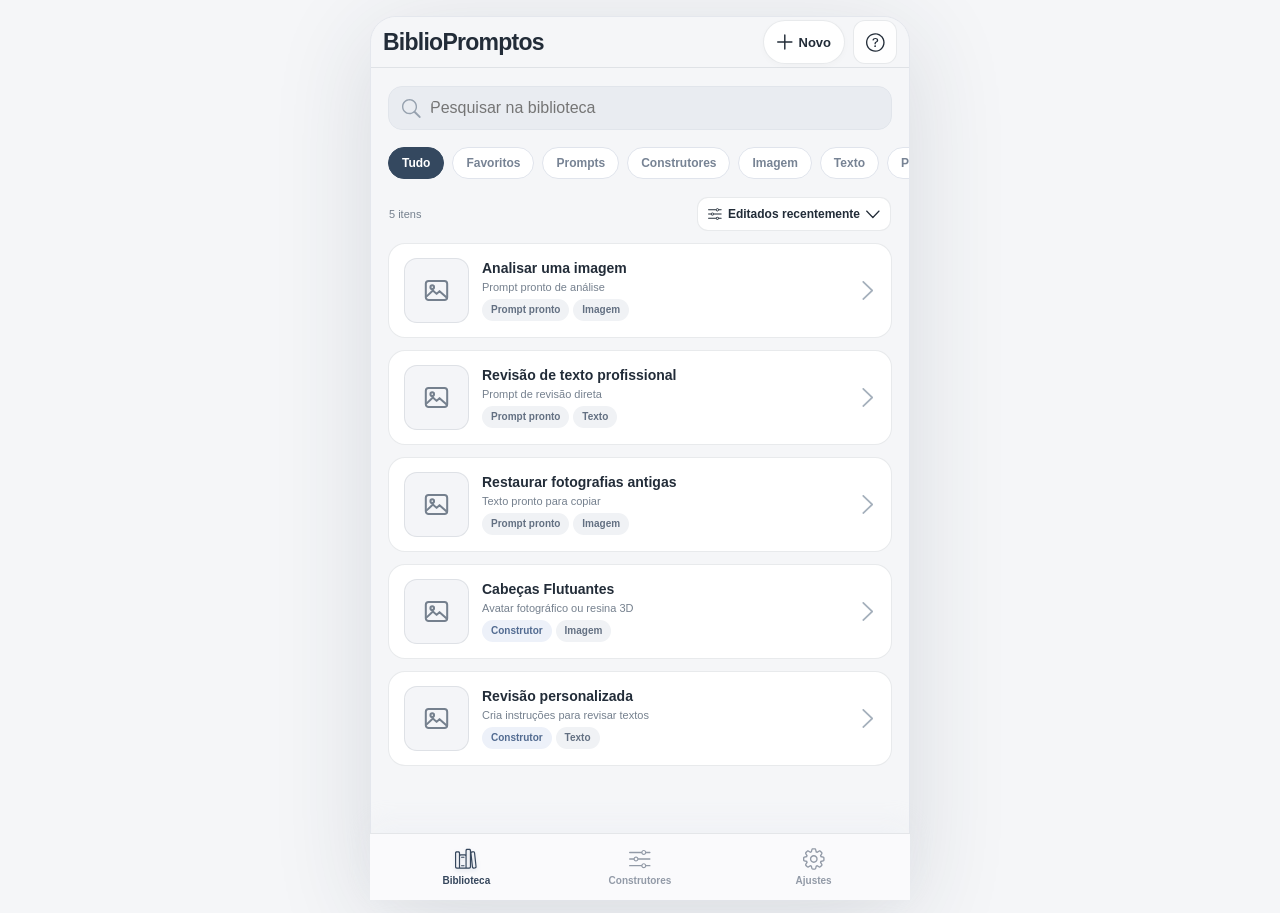
<file: index.html>
<!DOCTYPE html>
<html lang="pt-BR">
<head>
<meta charset="utf-8">
<meta name="viewport" content="width=device-width,initial-scale=1,viewport-fit=cover,user-scalable=yes">
<meta name="theme-color" content="#f6f7fa">
<title>BiblioPromptos — Protótipo v0.2.7</title>
<link rel="stylesheet" href="style.css">
</head>
<body><div class="app" id="app"></div><div id="modal"></div><div id="toast"></div><input type="file" id="constructorfile" accept=".json,.zip,application/json,application/zip" hidden><input type="file" id="importfile" accept="application/zip,.zip,application/json,.json" hidden><input type="file" id="thumbnailfile" accept="image/*,.heic,.heif" hidden><input type="file" id="themefile" accept="application/json,.json" hidden>
<script src="constructor_docs.js" defer></script>
<script src="constructor_io.js" defer></script>
<script src="app.js" defer></script>
</body>
</html>
</file>
<file: style.css>
:root{--bg:#f5f6f8;--surface:#fff;--surface2:#f4f5f8;--text:#222c38;--muted:#75808e;--line:rgba(45,57,77,.105);--accent:#526b91;--accentLight:#edf1f8;--danger:#E22400;--success:#34C759;--warning:#FFB501;--info:#0189FB;--add:#30BCFF;--shadow:0 9px 34px rgba(37,51,73,.055);--r:20px;--sbot:env(safe-area-inset-bottom, 0px);--stop:env(safe-area-inset-top, 0px)}
*{box-sizing:border-box}html,body{margin:0;min-height:100%;font-family:-apple-system,BlinkMacSystemFont,"Segoe UI",sans-serif;color:var(--text);background:var(--bg);-webkit-tap-highlight-color:transparent}button,input,textarea,select{font:inherit}button{cursor:pointer;border:0;background:none;color:inherit}button:disabled{opacity:.28;cursor:default}input,textarea,select{width:100%;border:1px solid #dfe3ea;border-radius:13px;padding:12px 13px;outline:none;background:#fff;color:var(--text);font-size:15px;min-height:44px}textarea{min-height:92px;resize:vertical;line-height:1.5}input:focus,textarea:focus,select:focus{border-color:#98a9c8;box-shadow:0 0 0 3px #afc5ef35}input[type=checkbox]{width:20px;height:20px;min-height:0;accent-color:var(--accent)}.app{max-width:540px;margin:auto;min-height:100dvh;position:relative;background:var(--bg)}.top{position:sticky;top:0;z-index:20;background:rgba(247,248,250,.93);-webkit-backdrop-filter:blur(22px);backdrop-filter:blur(22px);border-bottom:1px solid var(--line);padding:calc(11px + var(--stop)) 18px 12px}.toprow{display:flex;align-items:center;gap:10px;min-height:34px}.brand{display:flex;flex-direction:column;flex:1;gap:1px}.brand small{font-size:10px;letter-spacing:1.6px;text-transform:uppercase;color:var(--muted);font-weight:700}.brand strong{font-size:23px;letter-spacing:-.75px;font-weight:750}.top-title{font-weight:720;font-size:17px;letter-spacing:-.3px;flex:1;text-align:center}.back{border-radius:11px;width:36px;height:36px;display:grid;place-items:center;background:#fff;border:1px solid var(--line)}.icon-btn{border-radius:12px;width:38px;height:38px;display:grid;place-items:center;background:rgba(255,255,255,.9);border:1px solid var(--line)}.icon-btn.plain{background:transparent;border:0}.ic{width:var(--icon-size);height:var(--icon-size);flex:none;display:inline-flex;align-items:center;justify-content:center;color:currentColor}.ic svg{display:block;width:100%;height:100%;overflow:visible}.ic.lg{width:24px;height:24px}.ic.sm{width:15px;height:15px}.content{padding:18px 17px calc(130px + var(--sbot));min-height:70dvh}.eyebrow{font-size:10px;letter-spacing:1.2px;text-transform:uppercase;font-weight:750;color:var(--muted)}h1,h2,h3,p{margin:0}h1{font-size:27px;letter-spacing:-1.2px;line-height:1.18}h2{font-size:20px;letter-spacing:-.55px}h3{font-size:16px;letter-spacing:-.3px}.muted{color:var(--muted)}.small{font-size:var(--font-small);line-height:1.48}.body{font-size:var(--font-base);line-height:1.6}.flex{display:flex;align-items:center}.between{justify-content:space-between}.gap4{gap:4px}.gap8{gap:8px}.gap10{gap:10px}.gap12{gap:12px}.stack{display:flex;flex-direction:column;gap:12px}.card{border:1px solid var(--line);border-radius:var(--r);background:var(--surface);box-shadow:var(--shadow);padding:16px}.card.tinted{background:var(--accentLight);border-color:#dfe6f0;box-shadow:none}.card.nopad{padding:0}.soft{background:var(--surface2);border-radius:14px;padding:12px}.section{display:flex;align-items:center;justify-content:space-between;margin:23px 1px 11px}.section:first-child{margin-top:0}.section h2{font-size:17px}.textbtn{font-size:12px;font-weight:680;color:var(--accent);padding:6px}.primary,.secondary,.dangerbtn{display:inline-flex;justify-content:center;align-items:center;gap:9px;min-height:44px;border-radius:14px;padding:11px 17px;font-size:14px;font-weight:720;letter-spacing:-.08px}.primary{background:var(--text);color:#fff}.primary:active{background:#3c495a}.secondary{background:var(--surface2);border:1px solid var(--line);color:var(--text)}.dangerbtn{background:#fff1ee;color:var(--danger)}.full{width:100%}.pill{display:inline-flex;align-items:center;gap:5px;border-radius:999px;background:#f0f2f5;color:#637082;padding:5px 9px;font-size:10px;line-height:1.2;font-weight:650}.pill.kind{background:#edf1f9;color:#526b91}.pill.good{background:#eaf8ee;color:#23894b}.pill.test{background:#fff4d8;color:#927213}.btnrow{display:flex;gap:9px;flex-wrap:wrap}.btnrow>*{flex:1}.hint{padding:12px 13px;border-radius:14px;background:#eff2f7;color:#5a6676;line-height:1.55;font-size:12px}.hint strong{color:#39475c}.row-card{display:flex;align-items:center;gap:13px;padding:14px 15px;min-height:72px;border-radius:17px;border:1px solid var(--line);background:#fff;width:100%;text-align:left}.row-card:active,.pick:active{background:#f2f5f8}.symbol{display:grid;place-items:center;width:42px;height:42px;flex:none;border-radius:13px;background:var(--accentLight);color:var(--accent)}.symbol.paper{background:#f4f2ec;color:#7a776d}.symbol.neutral{background:#f0f2f5;color:#708091}.row-meta{display:flex;flex-direction:column;gap:4px;min-width:0;flex:1}.row-meta strong{font-size:14px;font-weight:720;white-space:nowrap;overflow:hidden;text-overflow:ellipsis}.row-meta small{font-size:11px;color:var(--muted);line-height:1.35}.row-card>.ic{color:#a5b0bc}.tabbar{display:flex;align-items:center;justify-content:space-around;position:fixed;bottom:0;left:50%;transform:translateX(-50%);width:min(100%,540px);background:rgba(250,250,252,.96);border-top:1px solid var(--line);box-shadow:0 -10px 27px #e2e4ee3d;-webkit-backdrop-filter:blur(22px);backdrop-filter:blur(22px);padding:9px 12px calc(9px + var(--sbot));z-index:30}.navitem{min-width:75px;display:flex;align-items:center;flex-direction:column;gap:5px;padding:5px 11px;color:#929aa7;font-weight:700;font-size:10px}.navitem.active{color:#35465c}.navitem.active .ic{filter:drop-shadow(0 2px 2px #526b9133)}.navitem .ic{height:22px;width:22px}.search{display:flex;align-items:center;gap:9px;background:#e9ecf1;border-radius:14px;padding:0 13px;height:44px;border:1px solid #e1e5eb}.search input{min-height:0;background:transparent;border:0;box-shadow:none;padding:0;font-size:14px}.search .ic{color:#97a2af}.chips{display:flex;gap:7px;overflow:auto;padding:4px 0 2px;scrollbar-width:none}.chips::-webkit-scrollbar{display:none}.chip{white-space:nowrap;border:1px solid #e0e4ec;border-radius:99px;background:#fff;padding:8px 13px;font-size:12px;font-weight:670;color:#778394}.chip.active{color:#fff;background:#34485f;border-color:#34485f}.two{display:grid;grid-template-columns:1fr 1fr;gap:11px}.hero{background:linear-gradient(135deg,#f9fbff,#ebeff7);border:1px solid #dfe4ed;border-radius:20px;padding:17px}.hero strong{font-size:15px}.hero p{font-size:12px;line-height:1.6;color:#6c778b;margin:6px 0 13px}.metric{display:flex;gap:7px;align-items:center;margin-top:10px}.detail-head{display:flex;align-items:flex-start;gap:13px;margin:6px 0 14px}.detail-head .symbol{width:49px;height:49px;border-radius:16px}.detail-head h1{font-size:24px}.detail-head p{font-size:13px;color:var(--muted);line-height:1.45;margin-top:6px}.detail-head .textwrap{flex:1}.divider{height:1px;background:var(--line);margin:15px 0}.lab{display:block;font-size:12px;font-weight:700;margin:11px 0 7px}.choice{display:flex;gap:11px;align-items:center;min-height:52px;border:1px solid #e0e4ea;border-radius:14px;padding:11px 13px;font-size:13px;background:#fff;text-align:left;width:100%;line-height:1.35}.choice.active{border-color:#a6b7d0;background:#f0f4fa;box-shadow:inset 0 0 0 1px #a6b7d0}.choice .circle{border:1.5px solid #aab5c2;width:18px;height:18px;border-radius:50%;display:grid;place-items:center;flex:none}.choice.active .circle{border-color:var(--accent)}.choice.active .circle:after{content:"";background:var(--accent);width:10px;height:10px;border-radius:50%}.choice .choice-text{flex:1}.step{background:#fff;border:1px solid var(--line);border-radius:19px;padding:16px;margin-bottom:11px;box-shadow:0 3px 11px #26375207}.step-h{display:flex;align-items:center;gap:10px;margin-bottom:13px}.step-num{border:1px solid #dee4ec;background:#f5f7fa;display:grid;place-items:center;font-size:11px;font-weight:700;border-radius:10px;width:28px;height:28px;color:#728093}.step-h strong{font-size:14px;flex:1}.step-h .ic{color:#8f9aab}.block{margin-top:13px}.block:first-child{margin-top:0}.out{font:12px/1.7 ui-monospace,SFMono-Regular,Menlo,monospace;white-space:pre-wrap;word-break:break-word;background:#f6f7f9;padding:13px;border:1px solid #e6e9ee;border-radius:13px;max-height:250px;overflow:auto}.overlay{position:fixed;z-index:90;inset:0;background:#17202a70;display:flex;align-items:flex-end;justify-content:center;padding:0 0 var(--sbot)}.sheet{width:min(100%,540px);background:#fafbfd;border-radius:26px 26px 0 0;max-height:88dvh;overflow-y:auto;padding:10px 19px 27px;box-shadow:0 -10px 50px #111b2e28}.sheetbar{width:34px;height:4px;border-radius:10px;background:#cbd0d8;margin:2px auto 16px}.sheet h2{font-size:19px;margin-bottom:7px}.sheet p{font-size:12px;color:var(--muted);line-height:1.5;margin-bottom:16px}.pick{display:flex;align-items:center;gap:12px;border:1px solid var(--line);border-radius:16px;padding:13px;background:#fff;width:100%;text-align:left;margin:9px 0}.pick .icon-wrap{display:grid;place-items:center;background:#f0f2f6;border-radius:12px;width:39px;height:39px;flex:none}.pick strong{font-size:13px;display:block}.pick small{display:block;font-size:11px;color:var(--muted);margin-top:4px;line-height:1.4}.pick .ic:last-child{margin-left:auto;color:#98a1ac}.mini-actions{display:flex;gap:6px;align-items:center}.mini-actions button{min-width:30px;height:31px;border:1px solid var(--line);border-radius:9px;display:grid;place-items:center;background:#fff}.editor-item{background:#fff;border-radius:13px;border:1px solid #e2e5eb;margin:8px 0;padding:9px 10px;display:flex;align-items:center;gap:9px;min-height:55px}.editor-item .sub{min-width:0;flex:1}.editor-item .sub strong{display:block;font-size:12px;line-height:1.35}.editor-item .sub small{display:block;color:var(--muted);font-size:10px;margin-top:3px;line-height:1.4}.handle{display:grid;place-items:center;width:29px;min-width:29px;min-height:36px;color:#a8b1bd;touch-action:none;-webkit-user-select:none;user-select:none;-webkit-touch-callout:none;cursor:grab;align-self:stretch;border-radius:8px}.handle:active{background:#e6edf6;cursor:grabbing}.editor-item.dragging,.step-editor.dragging{z-index:100;position:relative;opacity:.75;box-shadow:0 14px 30px #526b9177;border-color:#8ea6cd}.step-editor{border:1px solid #dfe4eb;background:#f8f9fb;border-radius:18px;padding:12px;margin-bottom:11px}.step-editor .namebar{display:flex;align-items:center;gap:7px}.step-editor .namebar strong{font-size:13px;flex:1}.step-editor .step-bod{margin-top:9px}.addline{display:flex;align-items:center;justify-content:center;gap:8px;border:1px dashed #c8d2df;background:#ffffffa0;border-radius:12px;width:100%;padding:11px 12px;font-size:12px;font-weight:680;color:#617794}.editorbar{display:flex;align-items:center;justify-content:space-between;gap:8px;background:#e8edf5;border:1px solid #d9e1ee;padding:10px;border-radius:15px;margin-bottom:14px}.editorbar small{font-size:11px;line-height:1.35;color:#576980}.inputhint{color:#8994a3;font-size:11px;margin-top:5px;line-height:1.45}.switch{width:42px;height:25px;border-radius:50px;display:inline-flex;align-items:center;background:#d8dce3;padding:3px;transition:background .18s;border:0}.switch:after{content:"";width:19px;height:19px;border-radius:50%;background:white;box-shadow:0 2px 5px #0002;transition:transform .18s}.switch.on{background:#748cad}.switch.on:after{transform:translateX(17px)}.setting-row{display:flex;align-items:center;gap:11px;justify-content:space-between;background:#fff;padding:14px;border-bottom:1px solid var(--line);min-height:67px}.setting-row:first-child{border-radius:17px 17px 0 0}.setting-row:last-child{border-bottom:none;border-radius:0 0 17px 17px}.setting-row .srtext{flex:1}.setting-row strong{display:block;font-size:13px}.setting-row small{display:block;font-size:11px;color:var(--muted);line-height:1.45;margin-top:3px}.toggle{border:0}.toast{position:fixed;z-index:140;bottom:calc(90px + var(--sbot));left:50%;transform:translateX(-50%);background:#26303d;color:white;border-radius:14px;padding:11px 15px;font-size:12px;font-weight:600;box-shadow:0 10px 40px #0003;max-width:min(90vw,470px);text-align:center;pointer-events:none}.banner{display:flex;gap:9px;align-items:flex-start;font-size:12px;line-height:1.5;background:#f0f4fa;color:#56677d;padding:12px 13px;border-radius:13px;margin-bottom:14px}.banner .ic{margin-top:1px}.preview-label{display:flex;align-items:center;justify-content:space-between;gap:10px}.preview-label strong{font-size:14px}.sep-label{font-size:11px;color:#9ba5b2;text-transform:uppercase;letter-spacing:1.1px;font-weight:750;margin:18px 2px 9px}.ghostline{border-top:1px solid var(--line);margin:15px 0}.footerhint{padding:17px;text-align:center;font-size:10px;color:#9da8b6;line-height:1.5}.inline{display:inline-flex;gap:6px;align-items:center}.negative{color:var(--danger)!important}.hidden{display:none!important}.tag{background:#edf1f7;color:#617590;border-radius:8px;padding:4px 7px;font-size:10px;font-weight:700}.kbd{font-size:10px;background:#f0f2f5;padding:3px 6px;border-radius:6px}.editor-mode .top{background:#eef2f8}.question-sample{font-size:12px;border:1px dashed #cad4e2;border-radius:12px;padding:11px;background:#f9fbff;color:#64738a}.dragging body{overflow:hidden}@media (min-width:700px){body{padding:16px 0}.app{border-radius:26px;overflow:hidden;box-shadow:0 20px 100px #26304624;border:1px solid #e4e7ed;min-height:calc(100dvh - 32px)}.tabbar{bottom:0}.top{top:0}.content{min-height:calc(100dvh - 250px)}}@media (prefers-reduced-motion: reduce){*{scroll-behavior:auto!important;transition:none!important}}
/* BiblioPromptos v0.2.0: ajustes aprovados para iPhone */
:root{--font-base:14px;--font-title:23px;--font-small:12px;--radius-button:14px;--radius-input:13px;--radius-sheet:26px;--button-height:44px;--field-height:44px;--header-min-height:50px;--thumb-list-size:65px;--thumb-detail-size:91px;--icon-size:19px;--icon-box:42px;--content-padding:17px;--gap-unit:12px;--glass-opacity:.93;--glass-blur:22px;--card-max-width:540px}
html,body{overflow-x:hidden}
.app{max-width:var(--card-max-width)}
.content{padding-left:var(--content-padding);padding-right:var(--content-padding);font-size:var(--font-base)}
.top{background:var(--bg);background:color-mix(in srgb,var(--bg) 93%,transparent);backdrop-filter:blur(var(--glass-blur));-webkit-backdrop-filter:blur(var(--glass-blur))}
.toprow{min-height:var(--header-min-height)}
.brand{min-width:0}.brand strong{font-size:clamp(17px,5.4vw,var(--font-title));overflow:hidden;text-overflow:ellipsis;white-space:nowrap}
.ic{width:var(--icon-size);height:var(--icon-size)}
.symbol{width:var(--icon-box);height:var(--icon-box)}
.primary,.secondary,.dangerbtn{min-height:var(--button-height);border-radius:var(--radius-button)}
input,textarea,select{border-radius:var(--radius-input);min-height:var(--field-height)}
.card{border-radius:var(--r)}.row-card{border-radius:calc(var(--r) - 3px)}
.new-capsule{display:inline-flex;align-items:center;justify-content:center;gap:6px;min-height:40px;padding:8px 13px;border:1px solid var(--line);border-radius:999px;background:var(--surface);font-size:13px;font-weight:720;line-height:1;white-space:nowrap;box-shadow:0 2px 6px #00000006}.new-capsule .ic{width:16px;height:16px}.new-capsule span{line-height:1}
.home-content{padding-top:18px}.home-content .search{margin:0}.chip-frame{margin:12px calc(-1 * var(--content-padding)) 0;overflow:visible}.chip-frame .chips{display:flex;gap:8px;overflow-x:auto;overflow-y:hidden;overscroll-behavior-x:contain;-webkit-overflow-scrolling:touch;scrollbar-width:none;padding:5px var(--content-padding) 8px;scroll-padding-inline:var(--content-padding)}.chip-frame .chips:after{content:'';flex:none;width:1px}.chip{flex:none}.library-results{margin-top:9px}
.tabbar{width:min(100%,var(--card-max-width))}
.overlay{padding:0!important;align-items:flex-end;inset:0;bottom:0;height:100dvh;overscroll-behavior:contain;touch-action:pan-y}
.sheet{width:min(100%,var(--card-max-width));max-height:calc(94dvh - var(--stop));border-radius:var(--radius-sheet) var(--radius-sheet) 0 0;padding:12px 18px calc(18px + var(--sbot) + 2px);background:var(--surface);overflow:auto;overscroll-behavior:contain;box-shadow:0 -18px 44px #0a132235}
.sheetbar{margin:0 auto 10px}.sheet-title-row{display:flex;align-items:center;min-height:48px;margin-bottom:8px}.sheet-title-row h2{font-size:19px;line-height:1.25;margin:0}.sheet p{margin-bottom:14px}
.pick{gap:12px;padding:13px 14px;min-height:70px;margin:8px 0}.pick .icon-wrap{width:44px;height:44px;flex:0 0 44px;display:flex;justify-content:center;align-items:center;margin:0}.pick .icon-wrap .ic,.pick .icon-wrap .ic.lg{width:23px;height:23px;display:flex;align-items:center;justify-content:center;margin:0}.pick .ic:last-child{margin-left:0;color:currentColor}.pick-text{display:flex;flex:1;flex-direction:column;justify-content:center;min-width:0}.pick strong{font-size:13px}.pick small{font-size:11px}
body.modal-open{overflow:hidden}
.settings-link{min-height:65px}.section.compact{margin:16px 0 9px}.settings-note{font-size:11px;line-height:1.5;color:var(--muted);margin-top:18px}
.tokens-content{padding-top:14px}.tokens-intro{font-size:12px;line-height:1.6;color:var(--muted);margin-bottom:12px}.token-actions{display:flex;gap:8px}.token-actions>*{flex:1;min-width:0}.tokens-live-preview{background:var(--surface);border:1px solid var(--line);border-radius:var(--r);padding:14px;margin-top:14px}.tokens-live-preview>strong{font-size:13px}.tokens-live-preview small{font-size:10px;color:var(--muted)}.tokens-preview-row{display:flex;gap:8px;align-items:center;margin:12px 0;flex-wrap:wrap}.tokens-preview-row input{flex:1;min-width:115px;max-width:190px}.token-sample-card{padding:12px;background:var(--surface2);border:1px solid var(--line);border-radius:var(--r);font-size:var(--font-small)}
.tokens-group{margin-top:22px}.tokens-group h2{font-size:15px;margin-bottom:9px}.token-grid{display:grid;grid-template-columns:1fr;gap:9px}.token-card{background:var(--surface);border:1px solid var(--line);border-radius:calc(var(--r) - 4px);padding:11px}.token-top{display:flex;align-items:center;gap:10px;margin-bottom:9px}.token-preview{width:44px;height:42px;flex:none;display:grid;place-items:center;overflow:hidden}.token-color{width:30px;height:30px;border:1px solid var(--line);border-radius:8px}.token-name{min-width:0;flex:1}.token-name strong{font-size:12px;display:block;overflow-wrap:anywhere}.token-name small{font-size:10px;color:var(--muted);display:block;margin-top:2px}.token-mini{width:34px;height:34px;border-radius:10px;border:1px solid var(--line);display:grid;place-items:center;color:var(--muted)}.token-input{width:100%;min-height:40px;font-size:13px;font-family:ui-monospace,Menlo,monospace}.token-note{display:block;margin-top:5px;color:var(--muted);font-size:10px}.token-type-preview{font-weight:700}.token-radius-preview{width:29px;height:29px;border:2px solid var(--accent);background:var(--accentLight)}.token-shadow-preview{width:26px;height:26px;border-radius:7px;background:var(--surface2)}.token-dim-preview{width:27px;min-height:5px;border-radius:4px;background:var(--accent);display:block}.token-generic-preview{color:var(--accent)}.token-create{margin-top:23px}.token-create h2{font-size:15px;margin-bottom:8px}.token-create .secondary{margin-top:13px}
@media(max-width:360px){.top{padding-left:12px;padding-right:12px}.toprow{gap:6px}.brand strong{font-size:17px}.new-capsule{padding:8px 11px;min-height:36px;font-size:12px}.icon-btn{width:36px;height:36px}.token-grid{grid-template-columns:1fr}}
@media(prefers-reduced-motion:reduce){.editor-item,.step-editor{transition:none!important}}


/* Miniaturas 0.2.1 — sem alterar os estilos de handles e Pointer Events */
.media-thumb{display:inline-flex;align-items:center;justify-content:center;flex:0 0 var(--icon-box);width:var(--icon-box);height:var(--icon-box);background:var(--surface2);color:var(--muted);border:1px solid var(--line);overflow:hidden;border-radius:13px}
.media-thumb .ic{width:23px;height:23px;display:inline-flex;align-items:center;justify-content:center}.media-thumb .ic svg{width:100%;height:100%}
.media-thumb img{width:100%;height:100%;display:block;object-fit:cover;image-rendering:auto;user-select:none;-webkit-user-select:none}
.media-thumb-large{width:70px;height:70px;flex-basis:70px;border-radius:15px}
.media-thumb-large .ic{width:30px;height:30px}
.thumb-controls{padding:14px;margin-bottom:14px}.thumb-controls-head{display:flex;justify-content:space-between;align-items:center;gap:8px;flex-wrap:wrap;margin-bottom:12px}.thumb-controls-head strong{font-size:13px}
.thumb-controls-row{display:flex;align-items:center;gap:12px}.thumb-controls-buttons{display:flex;flex-direction:column;align-items:flex-start;gap:7px;min-width:0;flex:1}
.thumb-controls-buttons .secondary{font-size:12px;padding:9px 13px;min-height:38px}.thumb-controls-buttons small{color:var(--muted);font-size:10px;line-height:1.5}
.thumb-remove{font-size:12px;color:var(--danger);text-decoration:underline;text-underline-offset:3px;min-height:35px;padding:7px 0}
.crop-preview-wrap{width:min(80vw,250px);aspect-ratio:1;margin:9px auto 14px;border-radius:17px;overflow:hidden;background:var(--surface2);border:1px solid var(--line)}
.crop-preview-wrap img{width:100%;height:100%;object-fit:cover;object-position:50% 50%;display:block}
.crop-fields{display:grid;gap:6px;margin-bottom:18px}.crop-fields label{font-size:12px;font-weight:600;margin-top:6px}.crop-fields input{width:100%;accent-color:var(--accent);min-height:30px}
.crop-actions{display:flex;gap:8px}.crop-actions button{flex:1;min-height:46px}


/* BiblioPromptosAPP V0.2.2 — alinhamentos e miniaturas solicitados no iPhone.
   A altura visual do cabeçalho cai de 67px para 50px (~25%), preservando safe area.
   O mesmo token governa a Home, o uso do construtor, prompts, editores e Ajustes. */
.top{padding:var(--stop) 12px 0}
.toprow{height:var(--header-min-height);min-height:var(--header-min-height);align-items:center;gap:9px}
.toprow>.flex,.toprow>.brand{align-self:center;align-items:center}
.toprow>.brand{align-items:stretch;justify-content:center}
.toprow .top-title{align-self:center;line-height:1.1;margin:0}
.top .back,.top .icon-btn{width:44px;height:44px;min-width:44px;min-height:44px;display:grid;place-items:center;align-self:center}
.top .new-capsule{min-height:44px;align-self:center}
/* A foto do cabeçalho duplicava a miniatura do cartão abaixo. */
.detail-head{align-items:center;min-height:0;margin:12px 0 14px}
.detail-head .textwrap{width:100%;min-width:0;display:flex;flex-direction:column;justify-content:center}
/* Biblioteca: miniatura 42px -> 55px (31% maior). Cartão detalhado: 70px -> 91px (30% maior). */
.media-thumb{flex:0 0 var(--thumb-list-size);width:var(--thumb-list-size);height:var(--thumb-list-size)}
.media-thumb-large{flex-basis:var(--thumb-detail-size);width:var(--thumb-detail-size);height:var(--thumb-detail-size)}
.media-thumb>.ic{width:27px;height:27px}
.media-thumb-large>.ic{width:38px;height:38px}
/* Imagens com pixels transparentes: nenhuma borda nem fundo opaco; alpha da imagem intacto. */
.media-thumb.thumb-transparent{background:transparent;border-color:transparent;box-shadow:none}
.media-thumb.thumb-transparent img{object-fit:contain}
.thumb-controls-head{display:flex;width:100%;justify-content:center;align-items:center;text-align:center;min-height:26px;margin:0 auto 12px}.thumb-controls-head strong{display:block;width:100%;text-align:center}
.thumb-controls-head strong{font-size:15px;line-height:1.35;font-weight:760}
.thumb-controls-row{align-items:center;gap:13px}
.thumb-controls-buttons{justify-content:center}
/* Título da área das perguntas centralizado no espaço útil. */
.answer-bar{display:flex;position:relative;justify-content:center;align-items:center;min-height:48px;margin:14px 2px 13px}
.answer-bar h2{margin:0;font-size:16px;line-height:1.3;font-weight:800;text-align:center;letter-spacing:-.25px}
.answer-bar .textbtn{position:absolute;right:0;top:50%;transform:translateY(-50%);white-space:nowrap}
@media (max-width:420px){
 .answer-bar{display:flex;flex-direction:column;gap:6px;min-height:60px}
 .answer-bar .textbtn{position:static;transform:none;align-self:flex-end}
}
@media (max-width:360px){
 .top{padding-left:9px;padding-right:9px}
 .toprow{gap:5px}
 .top .back,.top .icon-btn{width:40px;height:44px;min-width:40px}
 .top .new-capsule{padding-inline:9px}
 .thumb-controls-row{gap:9px}
}

/* V0.2.4: centralizar o conjunto e também título, descrição e etiquetas. */
.detail-head{justify-content:center}
.detail-head .textwrap{flex:0 1 auto;width:100%;max-width:100%;margin-inline:auto;align-items:center;text-align:center}
.detail-head .textwrap h1,.detail-head .textwrap p{max-width:100%;text-align:center}
.detail-head .metric{width:100%;justify-content:center;flex-wrap:wrap}

/* BiblioPromptos v0.2.6: ordenação e correção de zoom no Safari iOS.
   Campos com menos de 16px podem provocar zoom involuntário no foco.
   O zoom manual de acessibilidade permanece permitido. */
input:not([type="checkbox"]):not([type="radio"]):not([type="range"]):not([type="color"]),textarea,select{font-size:16px!important}
html,body{max-width:100%;overflow-x:hidden;overflow-x:clip;overscroll-behavior-x:none;-webkit-text-size-adjust:100%}
.app{width:100%;max-width:var(--card-max-width);overflow-x:clip}
.sort-toolbar{display:flex;justify-content:space-between;align-items:center;gap:10px;margin:10px 1px 12px;min-height:32px}
.sort-count{font-size:11px;color:var(--muted);white-space:nowrap}
.sort-trigger{display:inline-flex;align-items:center;justify-content:center;gap:6px;min-height:34px;max-width:80%;padding:7px 10px;border-radius:11px;border:1px solid var(--line);background:var(--surface);font-weight:650;font-size:12px;color:var(--text);white-space:nowrap}
.sort-trigger .ic{width:14px;height:14px}
.sort-trigger span{white-space:nowrap;overflow:hidden;text-overflow:ellipsis}
</file>
